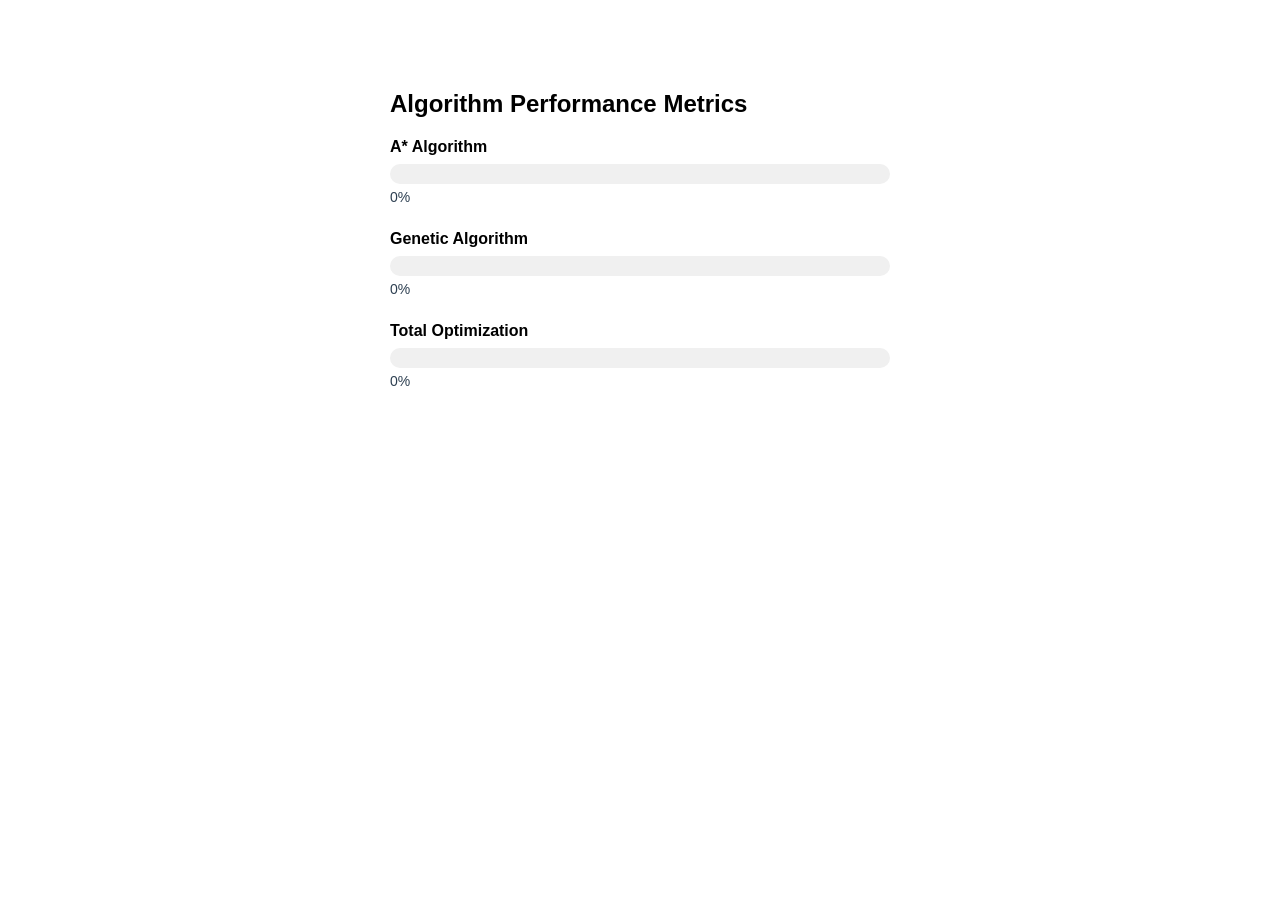
<file: algorithm-metrics/progress-bars.html>
<!DOCTYPE html>
<html lang="en">
<head>
    <meta charset="UTF-8">
    <meta name="viewport" content="width=device-width, initial-scale=1.0">
    <title>Algorithm Metrics - Progress Bars</title>
    <style>
        body { font-family: Arial, sans-serif; max-width: 500px; margin: 50px auto; padding: 20px; }
        .metric { margin-bottom: 25px; }
        .algorithm-name { font-weight: bold; margin-bottom: 8px; }
        .progress-container { background-color: #f0f0f0; border-radius: 10px; height: 20px; overflow: hidden; }
        .progress-bar { background-color: #3498db; height: 100%; width: 0%; transition: width 0.5s ease; }
        .percentage { margin-top: 5px; color: #2c3e50; font-size: 14px; }
    </style>
</head>
<body>
    <h2>Algorithm Performance Metrics</h2>
    <div class="metric">
        <div class="algorithm-name">A* Algorithm</div>
        <div class="progress-container"><div class="progress-bar" id="a-star-bar"></div></div>
        <div class="percentage" id="a-star-percent">0%</div>
    </div>
    <div class="metric">
        <div class="algorithm-name">Genetic Algorithm</div>
        <div class="progress-container"><div class="progress-bar" id="genetic-bar"></div></div>
        <div class="percentage" id="genetic-percent">0%</div>
    </div>
    <div class="metric">
        <div class="algorithm-name">Total Optimization</div>
        <div class="progress-container"><div class="progress-bar" id="total-bar"></div></div>
        <div class="percentage" id="total-percent">0%</div>
    </div>

    <script>
        function updateMetrics(aStar, genetic, total) {
            document.getElementById('a-star-bar').style.width = aStar + '%';
            document.getElementById('a-star-percent').textContent = aStar + '%';
            document.getElementById('genetic-bar').style.width = genetic + '%';
            document.getElementById('genetic-percent').textContent = genetic + '%';
            document.getElementById('total-bar').style.width = total + '%';
            document.getElementById('total-percent').textContent = total + '%';
        }
        
        updateMetrics(0, 0, 0);
        setTimeout(() => updateMetrics(75, 60, 85), 2000);
    </script>
</body>
</html>
</file>
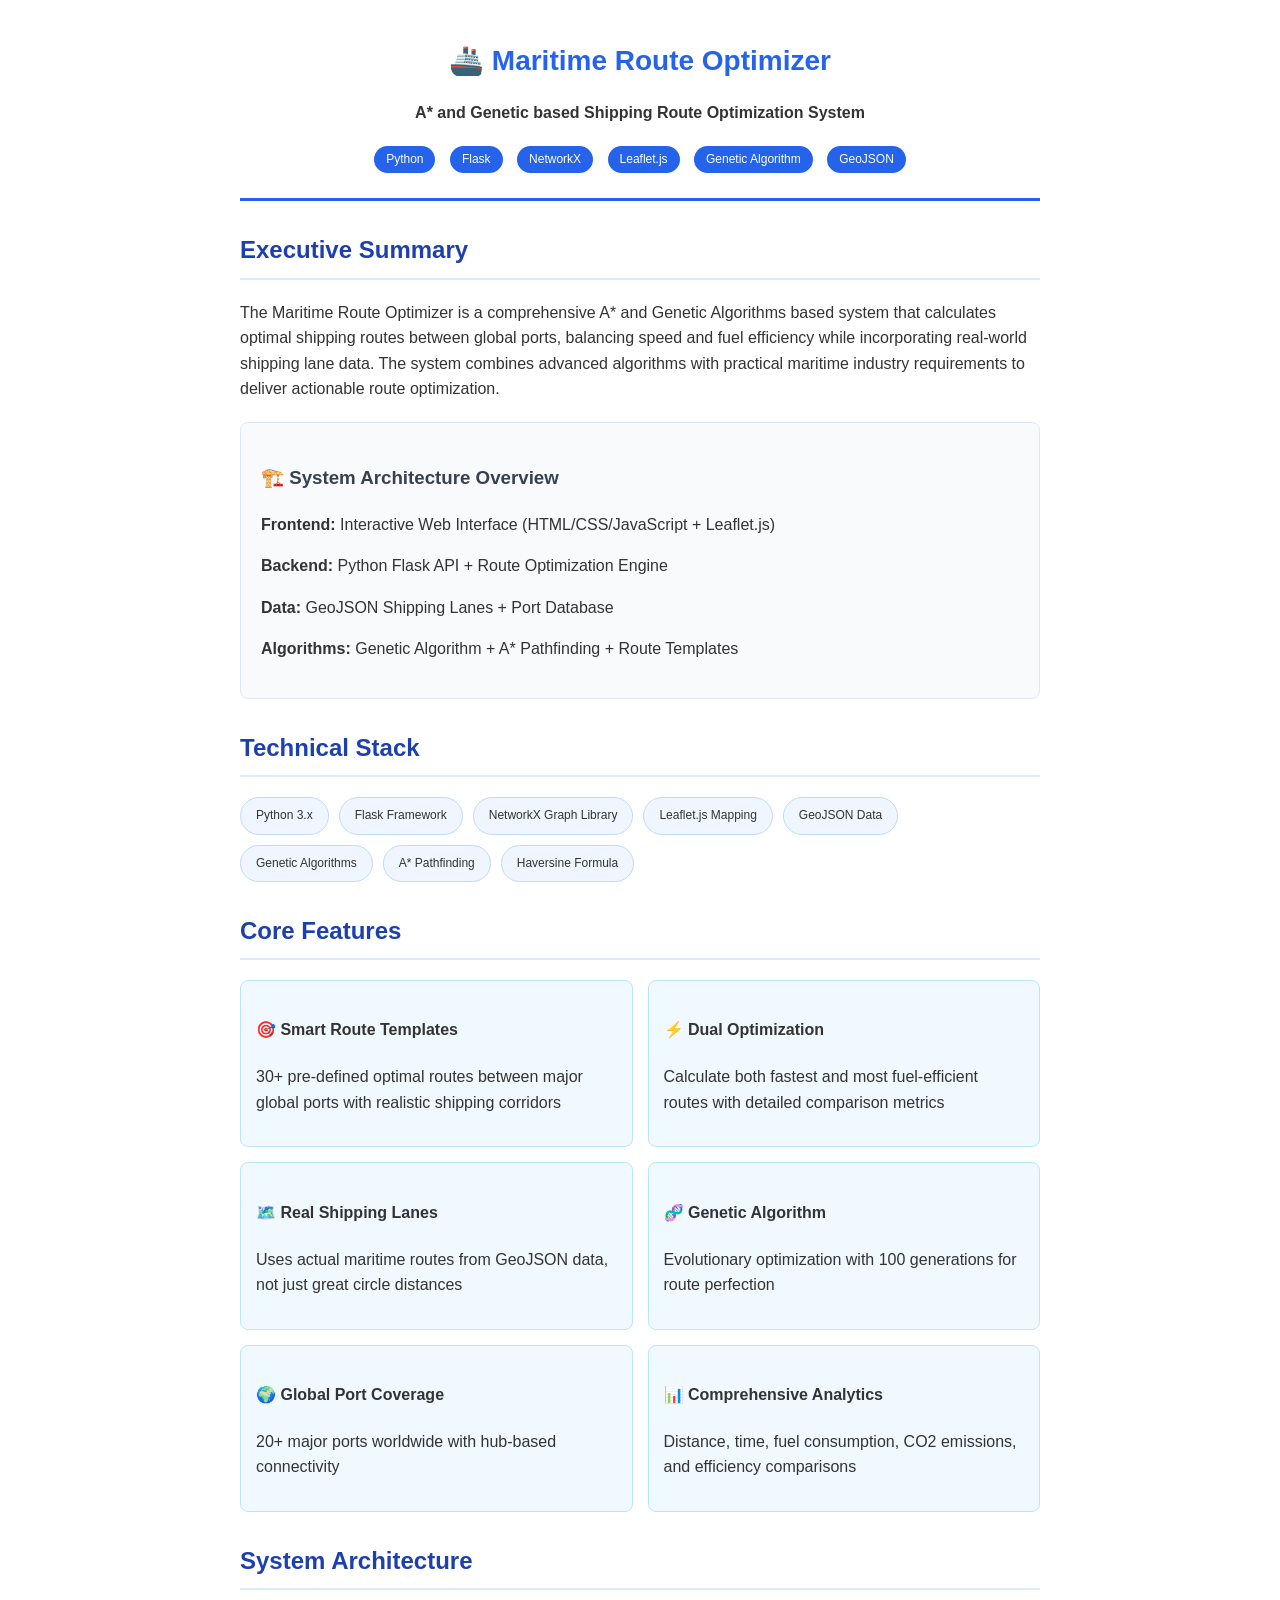
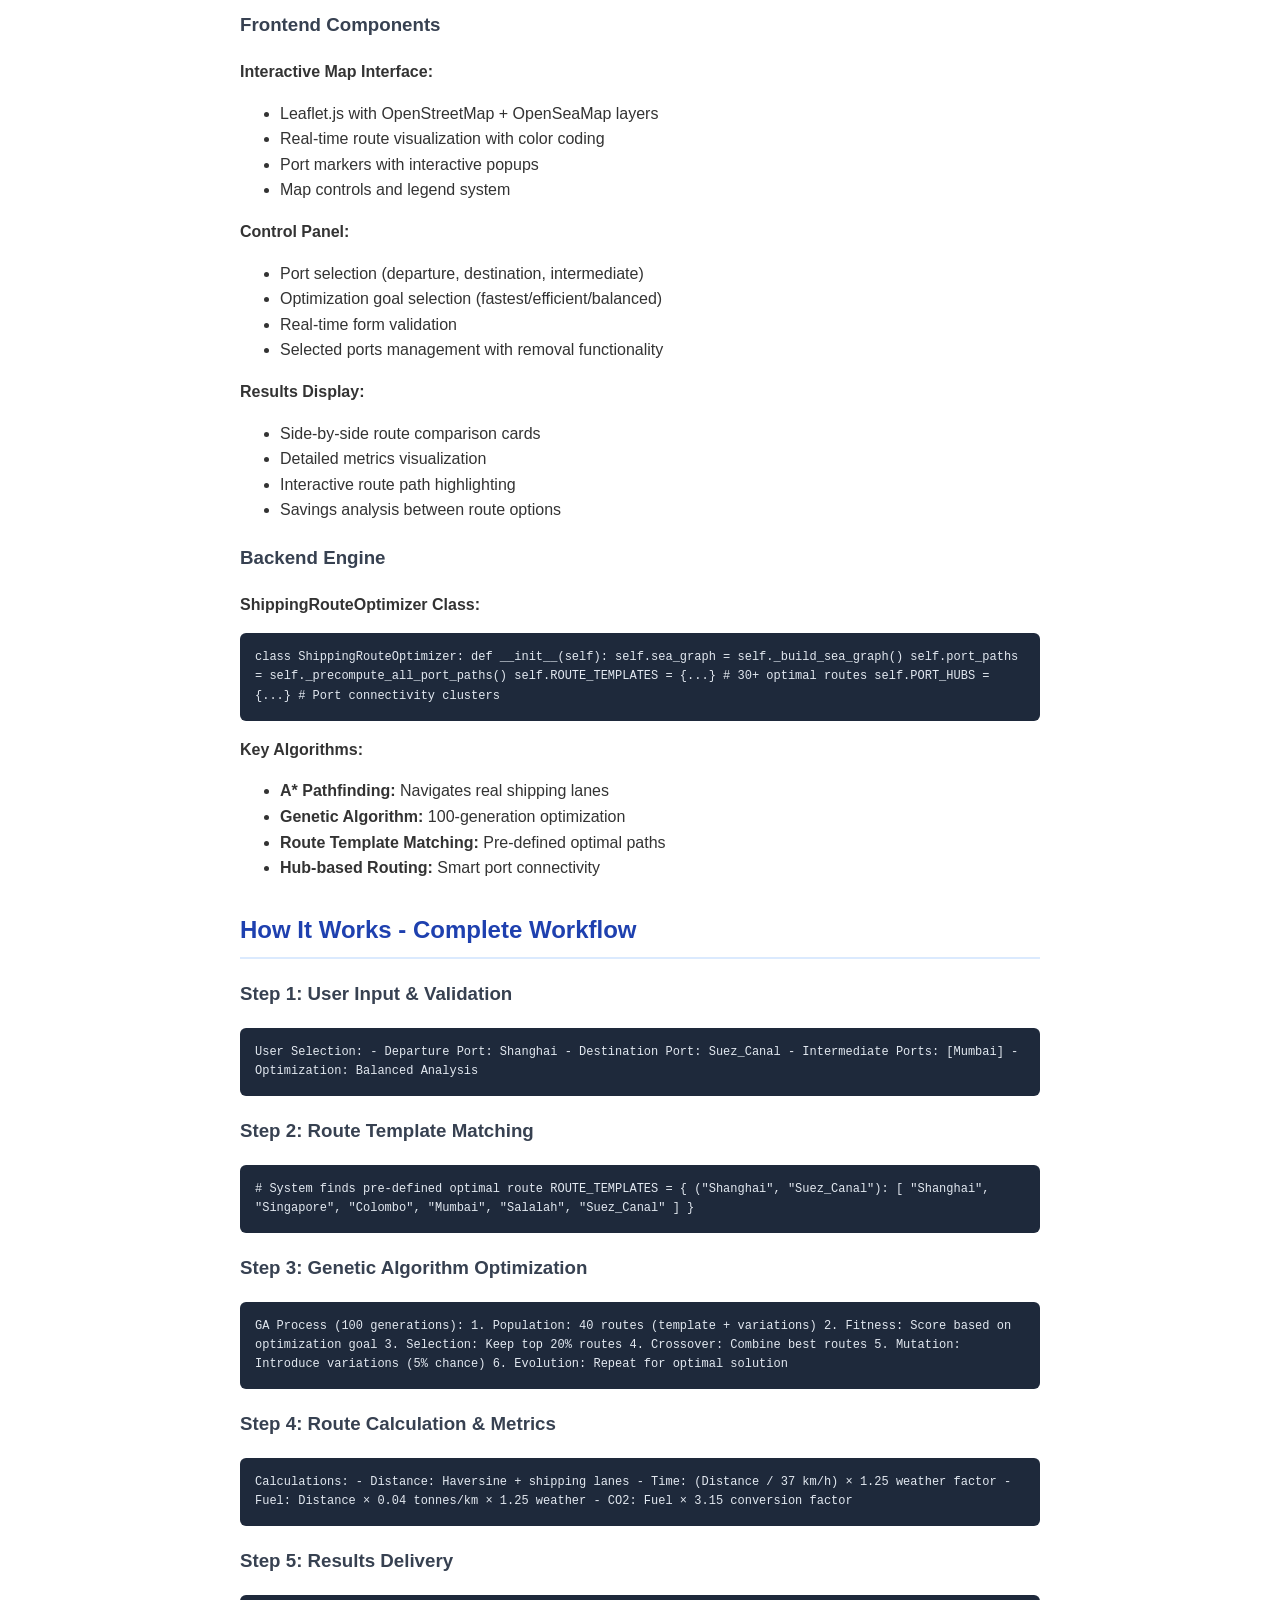
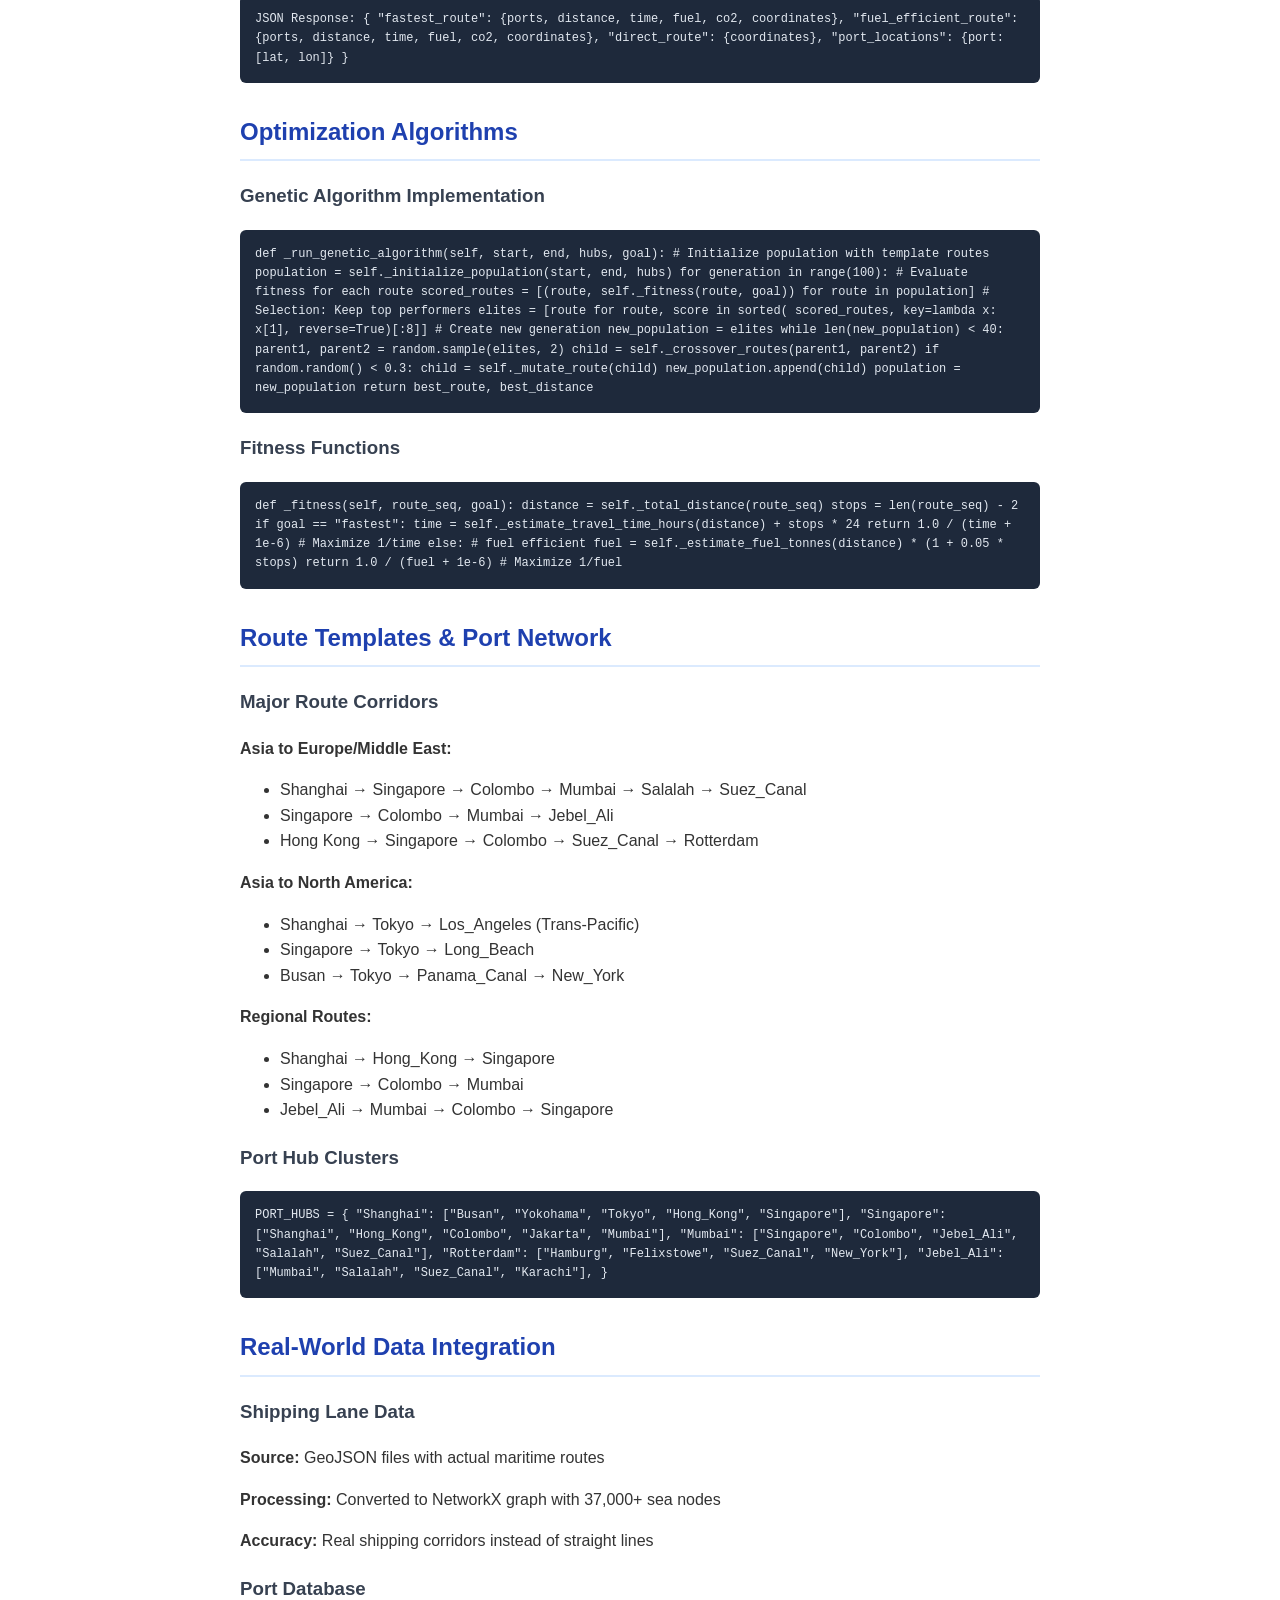
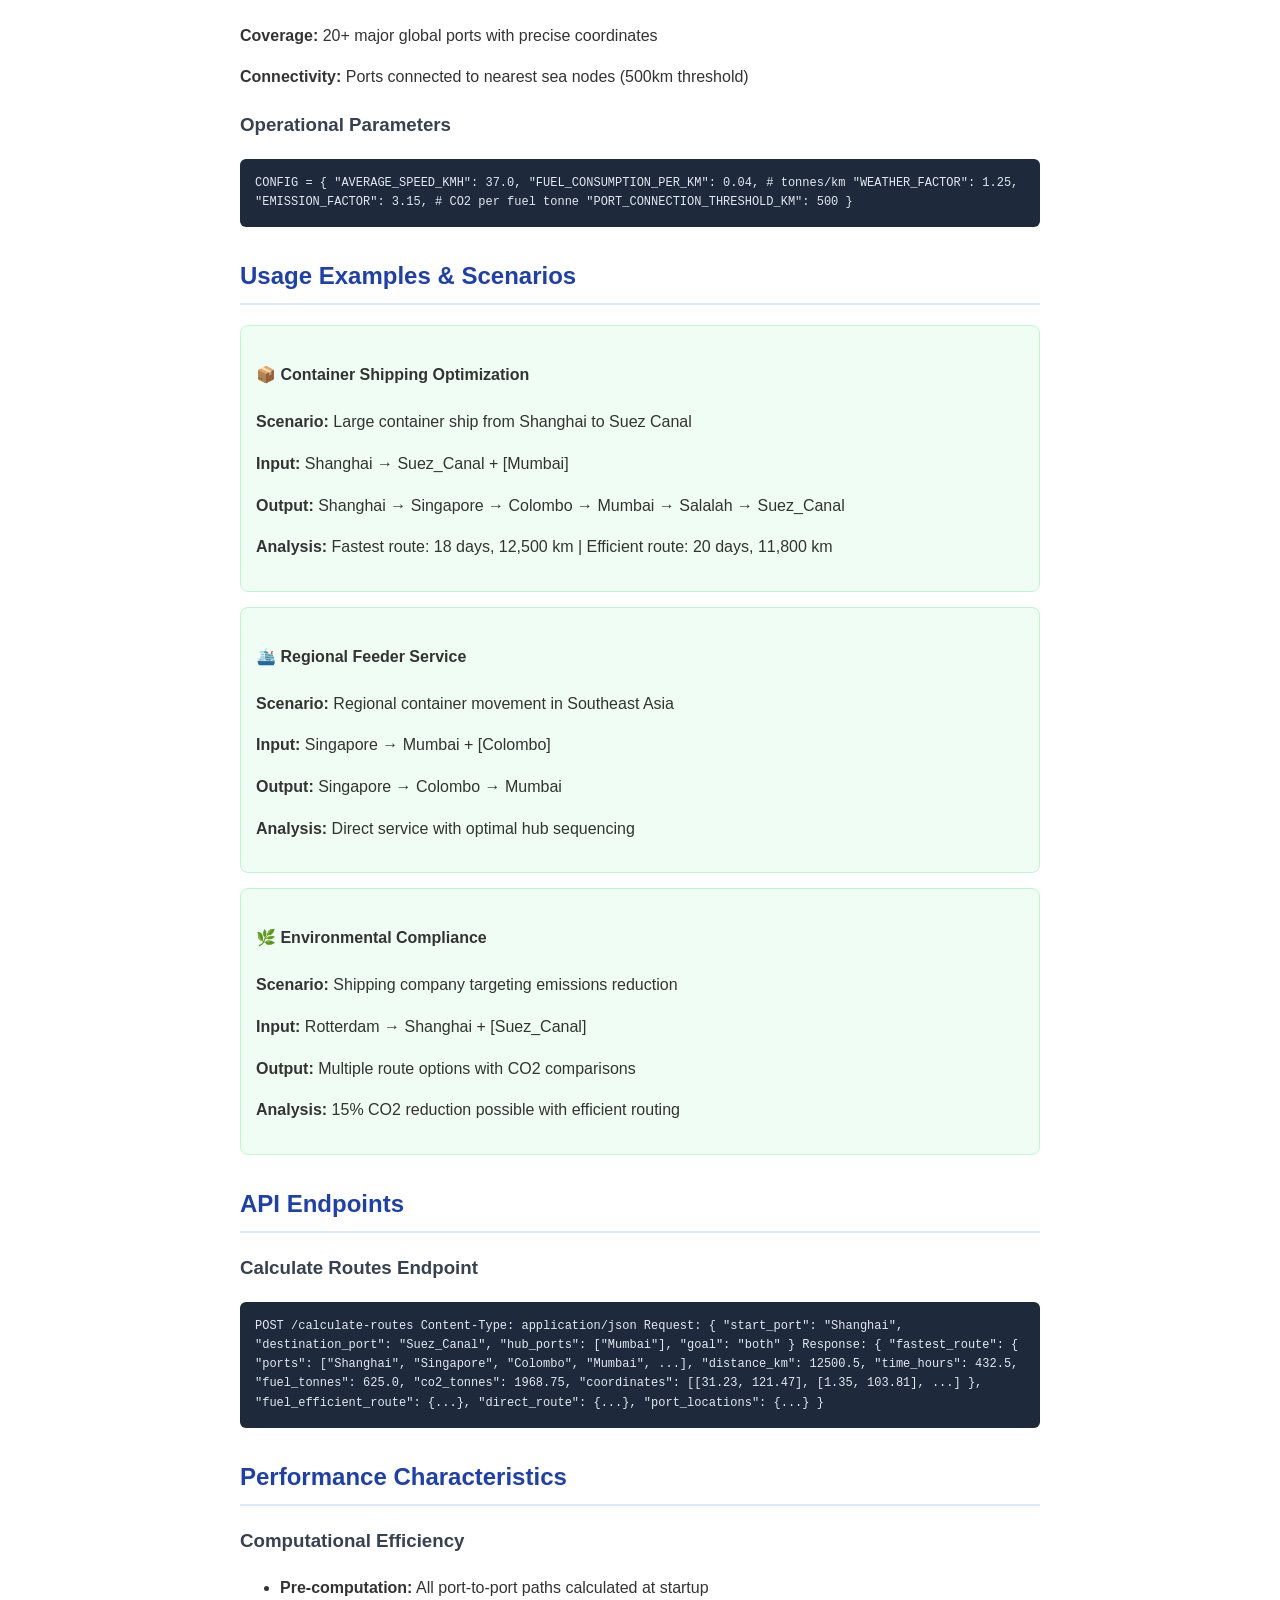
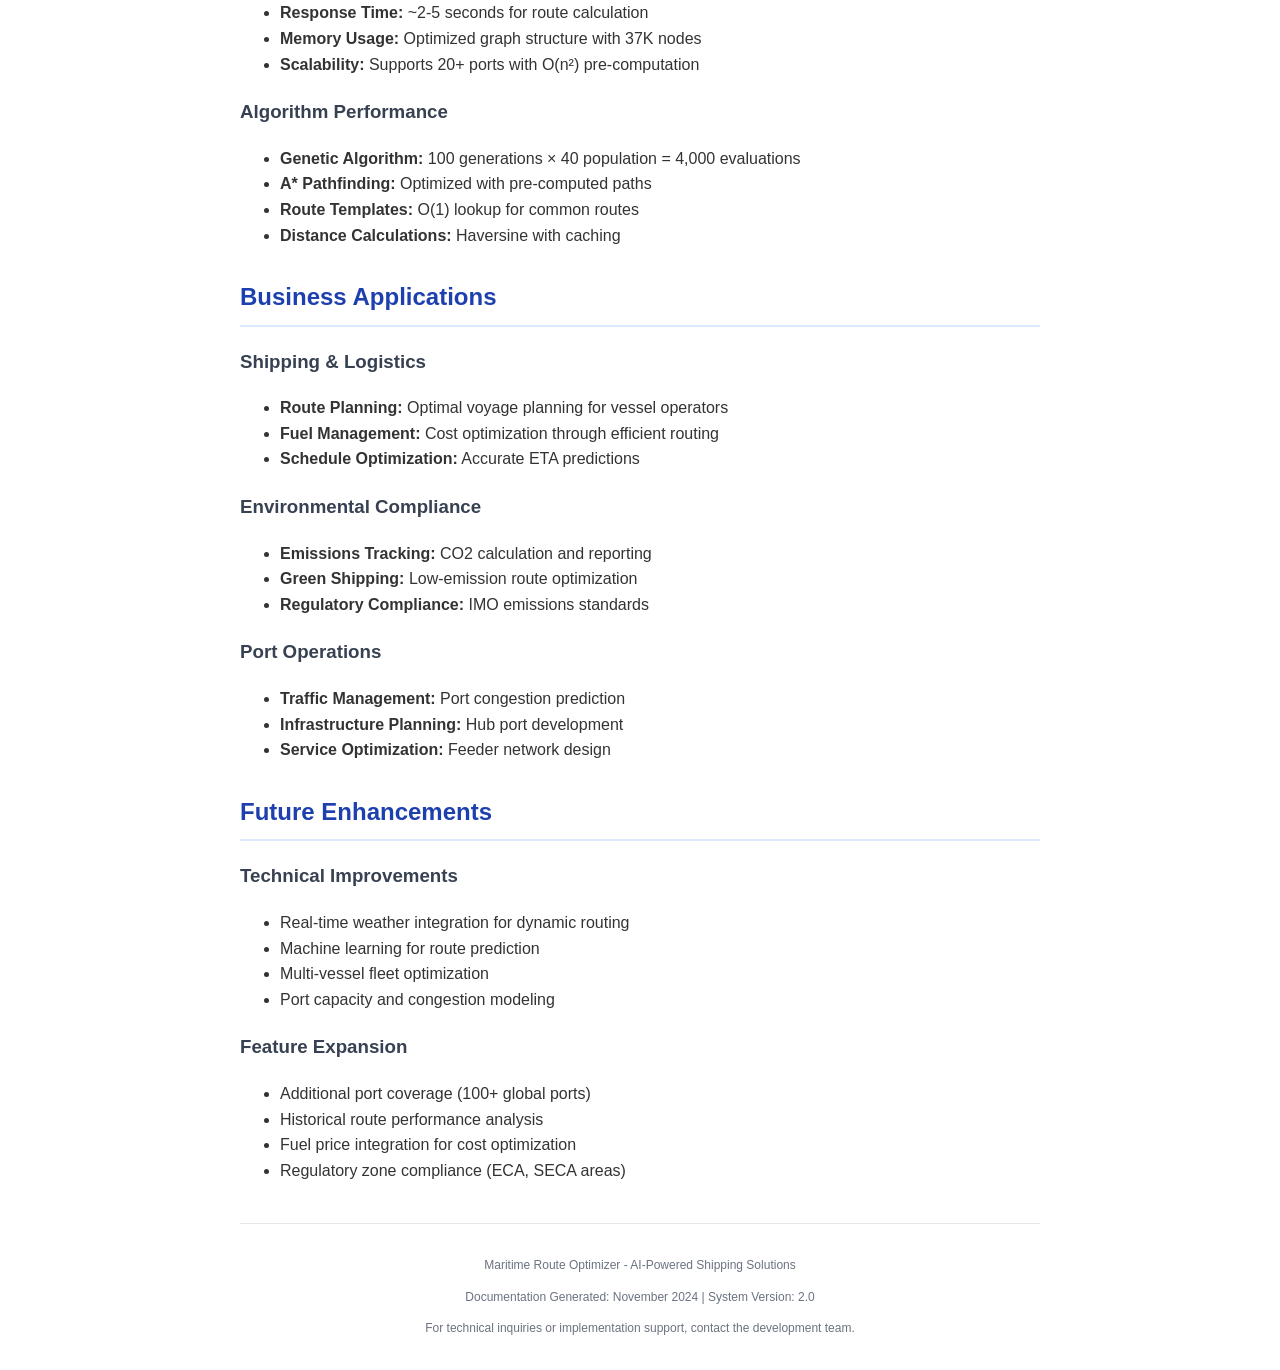
<file: Summarized Project /summarize.html>
<!DOCTYPE html>
<html>
<head>
    <title>Maritime Route Optimizer - Project Documentation</title>
    
    <style>
        @page {
            size: A4;
            margin: 2cm;
        }
        body {
            font-family: 'Segoe UI', Tahoma, Geneva, Verdana, sans-serif;
            line-height: 1.6;
            color: #333;
            max-width: 800px;
            margin: 0 auto;
            padding: 20px;
        }
        .header {
            text-align: center;
            border-bottom: 3px solid #2563eb;
            padding-bottom: 20px;
            margin-bottom: 30px;
        }
        h1 {
            color: #2563eb;
            font-size: 28px;
            margin-bottom: 10px;
        }
        h2 {
            color: #1e40af;
            border-bottom: 2px solid #dbeafe;
            padding-bottom: 8px;
            margin-top: 30px;
        }
        h3 {
            color: #374151;
            margin-top: 20px;
        }
        .badge {
            display: inline-block;
            background: #2563eb;
            color: white;
            padding: 4px 12px;
            border-radius: 20px;
            font-size: 12px;
            margin: 5px;
        }
        .architecture-diagram {
            background: #f8fafc;
            border: 1px solid #e2e8f0;
            border-radius: 8px;
            padding: 20px;
            margin: 20px 0;
        }
        .code-block {
            background: #1e293b;
            color: #e2e8f0;
            padding: 15px;
            border-radius: 6px;
            font-family: 'Courier New', monospace;
            font-size: 12px;
            margin: 15px 0;
            overflow-x: auto;
        }
        .feature-grid {
            display: grid;
            grid-template-columns: repeat(2, 1fr);
            gap: 15px;
            margin: 20px 0;
        }
        .feature-card {
            background: #f0f9ff;
            border: 1px solid #bae6fd;
            border-radius: 8px;
            padding: 15px;
        }
        .use-case {
            background: #f0fdf4;
            border: 1px solid #bbf7d0;
            border-radius: 8px;
            padding: 15px;
            margin: 15px 0;
        }
        .tech-stack {
            display: flex;
            flex-wrap: wrap;
            gap: 10px;
            margin: 15px 0;
        }
        .tech-item {
            background: #eff6ff;
            border: 1px solid #bfdbfe;
            padding: 8px 15px;
            border-radius: 20px;
            font-size: 12px;
        }
        .footer {
            text-align: center;
            margin-top: 40px;
            padding-top: 20px;
            border-top: 1px solid #e5e7eb;
            color: #6b7280;
            font-size: 12px;
        }
        .page-break {
            page-break-before: always;
        }
    </style>
    
</head>
<body>
    <div class="header">
        <h1>🚢 Maritime Route Optimizer</h1>
        <p><strong>A* and Genetic based Shipping Route Optimization System</strong></p>
        <div>
            <span class="badge">Python</span>
            <span class="badge">Flask</span>
            <span class="badge">NetworkX</span>
            <span class="badge">Leaflet.js</span>
            <span class="badge">Genetic Algorithm</span>
            <span class="badge">GeoJSON</span>
        </div>
    </div>

    <h2>Executive Summary</h2>
    <p>The Maritime Route Optimizer is a comprehensive A* and Genetic Algorithms based system that calculates optimal shipping routes between global ports, balancing speed and fuel efficiency while incorporating real-world shipping lane data. The system combines advanced algorithms with practical maritime industry requirements to deliver actionable route optimization.</p>

    <div class="architecture-diagram">
        <h3>🏗️ System Architecture Overview</h3>
        <p><strong>Frontend:</strong> Interactive Web Interface (HTML/CSS/JavaScript + Leaflet.js)</p>
        <p><strong>Backend:</strong> Python Flask API + Route Optimization Engine</p>
        <p><strong>Data:</strong> GeoJSON Shipping Lanes + Port Database</p>
        <p><strong>Algorithms:</strong> Genetic Algorithm + A* Pathfinding + Route Templates</p>
    </div>

    <h2>Technical Stack</h2>
    <div class="tech-stack">
        <div class="tech-item">Python 3.x</div>
        <div class="tech-item">Flask Framework</div>
        <div class="tech-item">NetworkX Graph Library</div>
        <div class="tech-item">Leaflet.js Mapping</div>
        <div class="tech-item">GeoJSON Data</div>
        <div class="tech-item">Genetic Algorithms</div>
        <div class="tech-item">A* Pathfinding</div>
        <div class="tech-item">Haversine Formula</div>
    </div>

    <h2>Core Features</h2>
    <div class="feature-grid">
        <div class="feature-card">
            <h4>🎯 Smart Route Templates</h4>
            <p>30+ pre-defined optimal routes between major global ports with realistic shipping corridors</p>
        </div>
        <div class="feature-card">
            <h4>⚡ Dual Optimization</h4>
            <p>Calculate both fastest and most fuel-efficient routes with detailed comparison metrics</p>
        </div>
        <div class="feature-card">
            <h4>🗺️ Real Shipping Lanes</h4>
            <p>Uses actual maritime routes from GeoJSON data, not just great circle distances</p>
        </div>
        <div class="feature-card">
            <h4>🧬 Genetic Algorithm</h4>
            <p>Evolutionary optimization with 100 generations for route perfection</p>
        </div>
        <div class="feature-card">
            <h4>🌍 Global Port Coverage</h4>
            <p>20+ major ports worldwide with hub-based connectivity</p>
        </div>
        <div class="feature-card">
            <h4>📊 Comprehensive Analytics</h4>
            <p>Distance, time, fuel consumption, CO2 emissions, and efficiency comparisons</p>
        </div>
    </div>

    <div class="page-break"></div>

    <h2>System Architecture</h2>

    <h3>Frontend Components</h3>
    <p><strong>Interactive Map Interface:</strong></p>
    <ul>
        <li>Leaflet.js with OpenStreetMap + OpenSeaMap layers</li>
        <li>Real-time route visualization with color coding</li>
        <li>Port markers with interactive popups</li>
        <li>Map controls and legend system</li>
    </ul>

    <p><strong>Control Panel:</strong></p>
    <ul>
        <li>Port selection (departure, destination, intermediate)</li>
        <li>Optimization goal selection (fastest/efficient/balanced)</li>
        <li>Real-time form validation</li>
        <li>Selected ports management with removal functionality</li>
    </ul>

    <p><strong>Results Display:</strong></p>
    <ul>
        <li>Side-by-side route comparison cards</li>
        <li>Detailed metrics visualization</li>
        <li>Interactive route path highlighting</li>
        <li>Savings analysis between route options</li>
    </ul>

    <h3>Backend Engine</h3>
    <p><strong>ShippingRouteOptimizer Class:</strong></p>
    <div class="code-block">
class ShippingRouteOptimizer:
    def __init__(self):
        self.sea_graph = self._build_sea_graph()
        self.port_paths = self._precompute_all_port_paths()
        self.ROUTE_TEMPLATES = {...}  # 30+ optimal routes
        self.PORT_HUBS = {...}        # Port connectivity clusters
    </div>

    <p><strong>Key Algorithms:</strong></p>
    <ul>
        <li><strong>A* Pathfinding:</strong> Navigates real shipping lanes</li>
        <li><strong>Genetic Algorithm:</strong> 100-generation optimization</li>
        <li><strong>Route Template Matching:</strong> Pre-defined optimal paths</li>
        <li><strong>Hub-based Routing:</strong> Smart port connectivity</li>
    </ul>

    <h2>How It Works - Complete Workflow</h2>

    <h3>Step 1: User Input & Validation</h3>
    <div class="code-block">
User Selection:
- Departure Port: Shanghai
- Destination Port: Suez_Canal  
- Intermediate Ports: [Mumbai]
- Optimization: Balanced Analysis
    </div>

    <h3>Step 2: Route Template Matching</h3>
    <div class="code-block">
# System finds pre-defined optimal route
ROUTE_TEMPLATES = {
    ("Shanghai", "Suez_Canal"): [
        "Shanghai", "Singapore", "Colombo", 
        "Mumbai", "Salalah", "Suez_Canal"
    ]
}
    </div>

    <h3>Step 3: Genetic Algorithm Optimization</h3>
    <div class="code-block">
GA Process (100 generations):
1. Population: 40 routes (template + variations)
2. Fitness: Score based on optimization goal
3. Selection: Keep top 20% routes
4. Crossover: Combine best routes
5. Mutation: Introduce variations (5% chance)
6. Evolution: Repeat for optimal solution
    </div>

    <div class="page-break"></div>

    <h3>Step 4: Route Calculation & Metrics</h3>
    <div class="code-block">
Calculations:
- Distance: Haversine + shipping lanes
- Time: (Distance / 37 km/h) × 1.25 weather factor
- Fuel: Distance × 0.04 tonnes/km × 1.25 weather
- CO2: Fuel × 3.15 conversion factor
    </div>

    <h3>Step 5: Results Delivery</h3>
    <div class="code-block">
JSON Response:
{
    "fastest_route": {ports, distance, time, fuel, co2, coordinates},
    "fuel_efficient_route": {ports, distance, time, fuel, co2, coordinates},
    "direct_route": {coordinates},
    "port_locations": {port: [lat, lon]}
}
    </div>

    <h2>Optimization Algorithms</h2>

    <h3>Genetic Algorithm Implementation</h3>
    <div class="code-block">
def _run_genetic_algorithm(self, start, end, hubs, goal):
    # Initialize population with template routes
    population = self._initialize_population(start, end, hubs)
    
    for generation in range(100):
        # Evaluate fitness for each route
        scored_routes = [(route, self._fitness(route, goal)) 
                        for route in population]
        
        # Selection: Keep top performers
        elites = [route for route, score in sorted(
            scored_routes, key=lambda x: x[1], reverse=True)[:8]]
        
        # Create new generation
        new_population = elites
        while len(new_population) < 40:
            parent1, parent2 = random.sample(elites, 2)
            child = self._crossover_routes(parent1, parent2)
            if random.random() < 0.3:
                child = self._mutate_route(child)
            new_population.append(child)
        
        population = new_population
    
    return best_route, best_distance
    </div>

    <h3>Fitness Functions</h3>
    <div class="code-block">
def _fitness(self, route_seq, goal):
    distance = self._total_distance(route_seq)
    stops = len(route_seq) - 2
    
    if goal == "fastest":
        time = self._estimate_travel_time_hours(distance) + stops * 24
        return 1.0 / (time + 1e-6)  # Maximize 1/time
    else:  # fuel efficient
        fuel = self._estimate_fuel_tonnes(distance) * (1 + 0.05 * stops)
        return 1.0 / (fuel + 1e-6)  # Maximize 1/fuel
    </div>

    <div class="page-break"></div>

    <h2>Route Templates & Port Network</h2>

    <h3>Major Route Corridors</h3>
    <p><strong>Asia to Europe/Middle East:</strong></p>
    <ul>
        <li>Shanghai → Singapore → Colombo → Mumbai → Salalah → Suez_Canal</li>
        <li>Singapore → Colombo → Mumbai → Jebel_Ali</li>
        <li>Hong Kong → Singapore → Colombo → Suez_Canal → Rotterdam</li>
    </ul>

    <p><strong>Asia to North America:</strong></p>
    <ul>
        <li>Shanghai → Tokyo → Los_Angeles (Trans-Pacific)</li>
        <li>Singapore → Tokyo → Long_Beach</li>
        <li>Busan → Tokyo → Panama_Canal → New_York</li>
    </ul>

    <p><strong>Regional Routes:</strong></p>
    <ul>
        <li>Shanghai → Hong_Kong → Singapore</li>
        <li>Singapore → Colombo → Mumbai</li>
        <li>Jebel_Ali → Mumbai → Colombo → Singapore</li>
    </ul>

    <h3>Port Hub Clusters</h3>
    <div class="code-block">
PORT_HUBS = {
    "Shanghai": ["Busan", "Yokohama", "Tokyo", "Hong_Kong", "Singapore"],
    "Singapore": ["Shanghai", "Hong_Kong", "Colombo", "Jakarta", "Mumbai"],
    "Mumbai": ["Singapore", "Colombo", "Jebel_Ali", "Salalah", "Suez_Canal"],
    "Rotterdam": ["Hamburg", "Felixstowe", "Suez_Canal", "New_York"],
    "Jebel_Ali": ["Mumbai", "Salalah", "Suez_Canal", "Karachi"],
}
    </div>

    <h2>Real-World Data Integration</h2>

    <h3>Shipping Lane Data</h3>
    <p><strong>Source:</strong> GeoJSON files with actual maritime routes</p>
    <p><strong>Processing:</strong> Converted to NetworkX graph with 37,000+ sea nodes</p>
    <p><strong>Accuracy:</strong> Real shipping corridors instead of straight lines</p>

    <h3>Port Database</h3>
    <p><strong>Coverage:</strong> 20+ major global ports with precise coordinates</p>
    <p><strong>Connectivity:</strong> Ports connected to nearest sea nodes (500km threshold)</p>

    <h3>Operational Parameters</h3>
    <div class="code-block">
CONFIG = {
    "AVERAGE_SPEED_KMH": 37.0,
    "FUEL_CONSUMPTION_PER_KM": 0.04,  # tonnes/km
    "WEATHER_FACTOR": 1.25,
    "EMISSION_FACTOR": 3.15,  # CO2 per fuel tonne
    "PORT_CONNECTION_THRESHOLD_KM": 500
}
    </div>

    <div class="page-break"></div>

    <h2>Usage Examples & Scenarios</h2>

    <div class="use-case">
        <h4>📦 Container Shipping Optimization</h4>
        <p><strong>Scenario:</strong> Large container ship from Shanghai to Suez Canal</p>
        <p><strong>Input:</strong> Shanghai → Suez_Canal + [Mumbai]</p>
        <p><strong>Output:</strong> Shanghai → Singapore → Colombo → Mumbai → Salalah → Suez_Canal</p>
        <p><strong>Analysis:</strong> Fastest route: 18 days, 12,500 km | Efficient route: 20 days, 11,800 km</p>
    </div>

    <div class="use-case">
        <h4>🛳️ Regional Feeder Service</h4>
        <p><strong>Scenario:</strong> Regional container movement in Southeast Asia</p>
        <p><strong>Input:</strong> Singapore → Mumbai + [Colombo]</p>
        <p><strong>Output:</strong> Singapore → Colombo → Mumbai</p>
        <p><strong>Analysis:</strong> Direct service with optimal hub sequencing</p>
    </div>

    <div class="use-case">
        <h4>🌿 Environmental Compliance</h4>
        <p><strong>Scenario:</strong> Shipping company targeting emissions reduction</p>
        <p><strong>Input:</strong> Rotterdam → Shanghai + [Suez_Canal]</p>
        <p><strong>Output:</strong> Multiple route options with CO2 comparisons</p>
        <p><strong>Analysis:</strong> 15% CO2 reduction possible with efficient routing</p>
    </div>

    <h2>API Endpoints</h2>

    <h3>Calculate Routes Endpoint</h3>
    <div class="code-block">
POST /calculate-routes
Content-Type: application/json

Request:
{
    "start_port": "Shanghai",
    "destination_port": "Suez_Canal",
    "hub_ports": ["Mumbai"],
    "goal": "both"
}

Response:
{
    "fastest_route": {
        "ports": ["Shanghai", "Singapore", "Colombo", "Mumbai", ...],
        "distance_km": 12500.5,
        "time_hours": 432.5,
        "fuel_tonnes": 625.0,
        "co2_tonnes": 1968.75,
        "coordinates": [[31.23, 121.47], [1.35, 103.81], ...]
    },
    "fuel_efficient_route": {...},
    "direct_route": {...},
    "port_locations": {...}
}
    </div>

    <div class="page-break"></div>

    <h2>Performance Characteristics</h2>

    <h3>Computational Efficiency</h3>
    <ul>
        <li><strong>Pre-computation:</strong> All port-to-port paths calculated at startup</li>
        <li><strong>Response Time:</strong> ~2-5 seconds for route calculation</li>
        <li><strong>Memory Usage:</strong> Optimized graph structure with 37K nodes</li>
        <li><strong>Scalability:</strong> Supports 20+ ports with O(n²) pre-computation</li>
    </ul>

    <h3>Algorithm Performance</h3>
    <ul>
        <li><strong>Genetic Algorithm:</strong> 100 generations × 40 population = 4,000 evaluations</li>
        <li><strong>A* Pathfinding:</strong> Optimized with pre-computed paths</li>
        <li><strong>Route Templates:</strong> O(1) lookup for common routes</li>
        <li><strong>Distance Calculations:</strong> Haversine with caching</li>
    </ul>

    <h2>Business Applications</h2>

    <h3>Shipping & Logistics</h3>
    <ul>
        <li><strong>Route Planning:</strong> Optimal voyage planning for vessel operators</li>
        <li><strong>Fuel Management:</strong> Cost optimization through efficient routing</li>
        <li><strong>Schedule Optimization:</strong> Accurate ETA predictions</li>
    </ul>

    <h3>Environmental Compliance</h3>
    <ul>
        <li><strong>Emissions Tracking:</strong> CO2 calculation and reporting</li>
        <li><strong>Green Shipping:</strong> Low-emission route optimization</li>
        <li><strong>Regulatory Compliance:</strong> IMO emissions standards</li>
    </ul>

    <h3>Port Operations</h3>
    <ul>
        <li><strong>Traffic Management:</strong> Port congestion prediction</li>
        <li><strong>Infrastructure Planning:</strong> Hub port development</li>
        <li><strong>Service Optimization:</strong> Feeder network design</li>
    </ul>

    <h2>Future Enhancements</h2>

    <h3>Technical Improvements</h3>
    <ul>
        <li>Real-time weather integration for dynamic routing</li>
        <li>Machine learning for route prediction</li>
        <li>Multi-vessel fleet optimization</li>
        <li>Port capacity and congestion modeling</li>
    </ul>

    <h3>Feature Expansion</h3>
    <ul>
        <li>Additional port coverage (100+ global ports)</li>
        <li>Historical route performance analysis</li>
        <li>Fuel price integration for cost optimization</li>
        <li>Regulatory zone compliance (ECA, SECA areas)</li>
    </ul>

    <div class="footer">
        <p>Maritime Route Optimizer - AI-Powered Shipping Solutions</p>
        <p>Documentation Generated: November 2024 | System Version: 2.0</p>
        <p>For technical inquiries or implementation support, contact the development team.</p>
    </div>
</body>
</html>
</file>
